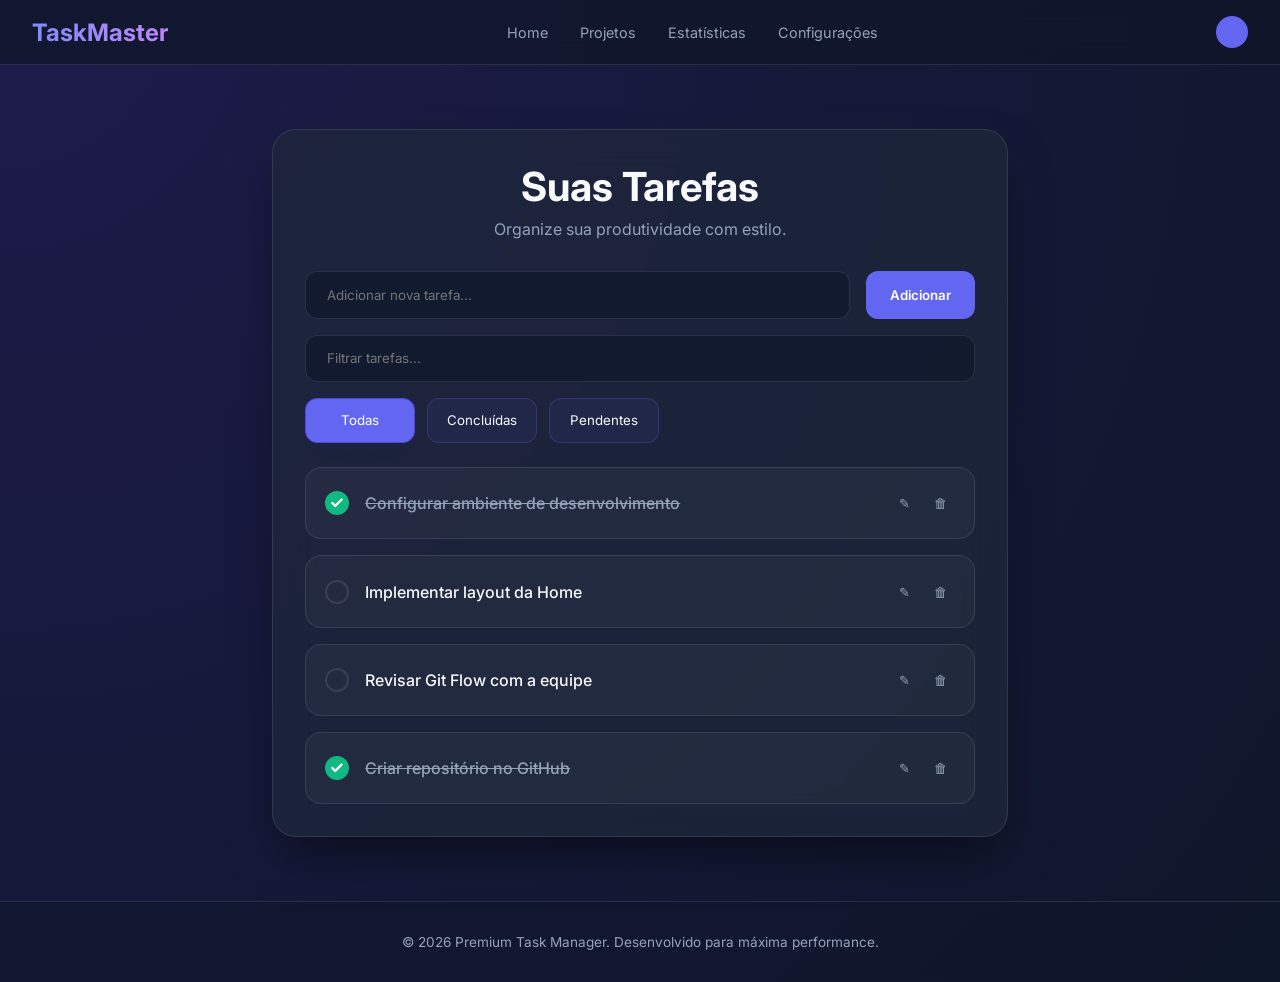
<file: index.html>
<!DOCTYPE html>
<html lang="pt-BR">
<head>
    <meta charset="UTF-8">
    <meta name="viewport" content="width=device-width, initial-scale=1.0">
    <title>Premium Task Manager</title>
    <link rel="stylesheet" href="src/style.css">
</head>
<body>

    <nav>
        <div class="logo">TaskMaster</div>
        <div class="nav-links">
            <a href="#">Home</a>
            <a href="#">Projetos</a>
            <a href="#">Estatísticas</a>
            <a href="#">Configurações</a>
        </div>
        <div class="user-profile" style="width: 32px; height: 32px; background: var(--primary); border-radius: 50%;"></div>
    </nav>

    <main>
        <div class="todo-container">
            <div class="todo-header">
                <h1>Suas Tarefas</h1>
                <p>Organize sua produtividade com estilo.</p>
            </div>

            <div class="todo-input-group">
                <input type="text" placeholder="Adicionar nova tarefa...">
                <button class="btn-add">Adicionar</button>
            </div>

            <div class="todo-filter-group">
                <input id="todo-filter-input" type="text" placeholder="Filtrar tarefas...">
                <div class="filter-buttons">
                    <button type="button" class="filter-button active" data-filter-status="all">Todas</button>
                    <button type="button" class="filter-button" data-filter-status="completed">Concluídas</button>
                    <button type="button" class="filter-button" data-filter-status="pending">Pendentes</button>
                </div>
            </div>

            <div class="todo-list">
                <!-- Mocked Item 1 -->
                <div class="todo-item completed">
                    <div class="todo-info">
                        <div class="checkbox">
                            <svg width="14" height="14" viewBox="0 0 24 24" fill="none" stroke="white" stroke-width="4" stroke-linecap="round" stroke-linejoin="round"><polyline points="20 6 9 17 4 12"></polyline></svg>
                        </div>
                        <span class="todo-text">Configurar ambiente de desenvolvimento</span>
                    </div>
                    <div class="todo-actions">
                        <button class="btn-icon">✎</button>
                        <button class="btn-icon btn-delete">🗑</button>
                    </div>
                </div>

                <!-- Mocked Item 2 -->
                <div class="todo-item">
                    <div class="todo-info">
                        <div class="checkbox"></div>
                        <span class="todo-text">Implementar layout da Home</span>
                    </div>
                    <div class="todo-actions">
                        <button class="btn-icon">✎</button>
                        <button class="btn-icon btn-delete">🗑</button>
                    </div>
                </div>

                <!-- Mocked Item 3 -->
                <div class="todo-item">
                    <div class="todo-info">
                        <div class="checkbox"></div>
                        <span class="todo-text">Revisar Git Flow com a equipe</span>
                    </div>
                    <div class="todo-actions">
                        <button class="btn-icon">✎</button>
                        <button class="btn-icon btn-delete">🗑</button>
                    </div>
                </div>

                <!-- Mocked Item 4 -->
                <div class="todo-item completed">
                    <div class="todo-info">
                        <div class="checkbox">
                            <svg width="14" height="14" viewBox="0 0 24 24" fill="none" stroke="white" stroke-width="4" stroke-linecap="round" stroke-linejoin="round"><polyline points="20 6 9 17 4 12"></polyline></svg>
                        </div>
                        <span class="todo-text">Criar repositório no GitHub</span>
                    </div>
                    <div class="todo-actions">
                        <button class="btn-icon">✎</button>
                        <button class="btn-icon btn-delete">🗑</button>
                    </div>
                </div>
            </div>
        </div>
    </main>

    <footer>
        <p>&copy; 2026 Premium Task Manager. Desenvolvido para máxima performance.</p>
    </footer>
    <script src="src/script.js"></script>
</body>
</html>
</file>
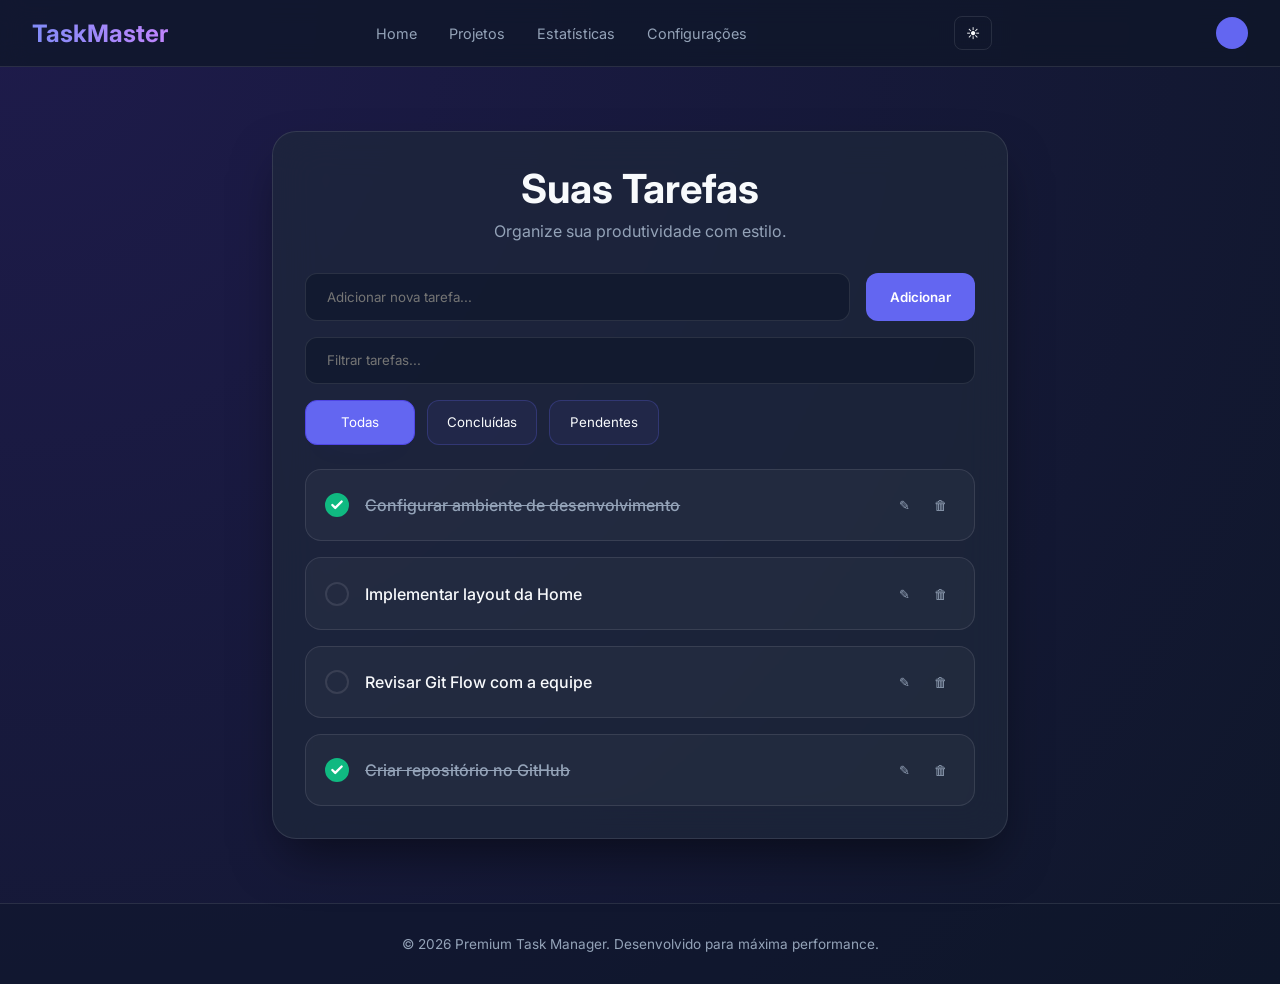
<file: src/index.html>
<!DOCTYPE html>
<html lang="pt-BR">
<head>
    <meta charset="UTF-8">
    <meta name="viewport" content="width=device-width, initial-scale=1.0">
    <title>Premium Task Manager</title>
    <link rel="stylesheet" href="style.css">
</head>
<body>

    <nav>
        <div class="logo">TaskMaster</div>
        <div class="nav-links">
            <a href="#">Home</a>
            <a href="#">Projetos</a>
            <a href="#">Estatísticas</a>
            <a href="#">Configurações</a>
        </div>
        <button id="theme-toggle" class="btn-theme">🌙</button>
        <div class="user-profile" style="width: 32px; height: 32px; background: var(--primary); border-radius: 50%;"></div>
    </nav>

    <main>
        <div class="todo-container">
            <div class="todo-header">
                <h1>Suas Tarefas</h1>
                <p>Organize sua produtividade com estilo.</p>
            </div>

            <div class="todo-input-group">
                <input type="text" id="todo-add-input" placeholder="Adicionar nova tarefa...">
                <button class="btn-add" id="add-task-button" type="button">
                    <span class="btn-text">Adicionar</span>
                    <span class="btn-spinner hidden" aria-hidden="true"></span>
                </button>
            </div>

            <div class="todo-filter-group">
                <input id="todo-filter-input" type="text" placeholder="Filtrar tarefas...">
                <div class="filter-buttons">
                    <button type="button" class="filter-button active" data-filter-status="all">Todas</button>
                    <button type="button" class="filter-button" data-filter-status="completed">Concluídas</button>
                    <button type="button" class="filter-button" data-filter-status="pending">Pendentes</button>
                </div>
            </div>

            <div class="todo-validation-message hidden" id="validation-message" aria-live="polite"></div>

            <div class="todo-list">
                <!-- Mocked Item 1 -->
                <div class="todo-item completed">
                    <div class="todo-info">
                        <div class="checkbox">
                            <svg width="14" height="14" viewBox="0 0 24 24" fill="none" stroke="white" stroke-width="4" stroke-linecap="round" stroke-linejoin="round"><polyline points="20 6 9 17 4 12"></polyline></svg>
                        </div>
                        <span class="todo-text">Configurar ambiente de desenvolvimento</span>
                    </div>
                    <div class="todo-actions">
                        <button class="btn-icon">✎</button>
                        <button class="btn-icon btn-delete">🗑</button>
                    </div>
                </div>

                <!-- Mocked Item 2 -->
                <div class="todo-item">
                    <div class="todo-info">
                        <div class="checkbox"></div>
                        <span class="todo-text">Implementar layout da Home</span>
                    </div>
                    <div class="todo-actions">
                        <button class="btn-icon">✎</button>
                        <button class="btn-icon btn-delete">🗑</button>
                    </div>
                </div>

                <!-- Mocked Item 3 -->
                <div class="todo-item">
                    <div class="todo-info">
                        <div class="checkbox"></div>
                        <span class="todo-text">Revisar Git Flow com a equipe</span>
                    </div>
                    <div class="todo-actions">
                        <button class="btn-icon">✎</button>
                        <button class="btn-icon btn-delete">🗑</button>
                    </div>
                </div>

                <!-- Mocked Item 4 -->
                <div class="todo-item completed">
                    <div class="todo-info">
                        <div class="checkbox">
                            <svg width="14" height="14" viewBox="0 0 24 24" fill="none" stroke="white" stroke-width="4" stroke-linecap="round" stroke-linejoin="round"><polyline points="20 6 9 17 4 12"></polyline></svg>
                        </div>
                        <span class="todo-text">Criar repositório no GitHub</span>
                    </div>
                    <div class="todo-actions">
                        <button class="btn-icon">✎</button>
                        <button class="btn-icon btn-delete">🗑</button>
                    </div>
                </div>
            </div>
        </div>
    </main>

    <footer>
        <p>&copy; 2026 Premium Task Manager. Desenvolvido para máxima performance.</p>
    </footer>
    <script src="script.js"></script>
</body>
</html>
</file>
<file: src/style.css>
@import url('https://fonts.googleapis.com/css2?family=Inter:wght@300;400;500;600;700&display=swap');

:root {
    --primary: #6366f1;
    --primary-hover: #4f46e5;
    --bg-dark: #0f172a;
    --card-bg: rgba(30, 41, 59, 0.7);
    --text-main: #f8fafc;
    --text-muted: #94a3b8;
    --border: rgba(255, 255, 255, 0.1);
    --success: #10b981;
    --danger: #ef4444;
}

* {
    margin: 0;
    padding: 0;
    box-sizing: border-box;
    font-family: 'Inter', sans-serif;
}

body {
    background: radial-gradient(circle at top left, #1e1b4b, #0f172a);
    color: var(--text-main);
    min-height: 100vh;
    display: flex;
    flex-direction: column;
    overflow-x: hidden;
}

body.light {
    --primary: #4f46e5;
    --primary-hover: #4338ca;
    --bg-dark: #f1f5f9;
    --card-bg: rgba(255, 255, 255, 0.8);
    --text-main: #0f172a;
    --text-muted: #475569;
    --border: rgba(0, 0, 0, 0.1);
    background: radial-gradient(circle at top left, #e2e8f0, #f8fafc);
}

/* Navbar */
nav {
    position: sticky;
    top: 0;
    z-index: 100;
    background: rgba(15, 23, 42, 0.8);
    backdrop-filter: blur(12px);
    border-bottom: 1px solid var(--border);
    padding: 1rem 2rem;
    display: flex;
    justify-content: space-between;
    align-items: center;
}

.logo {
    font-size: 1.5rem;
    font-weight: 700;
    background: linear-gradient(to right, #818cf8, #c084fc);
    -webkit-background-clip: text;
    -webkit-text-fill-color: transparent;
}

.nav-links {
    display: flex;
    gap: 2rem;
}

.nav-links a {
    color: var(--text-muted);
    text-decoration: none;
    font-size: 0.9rem;
    transition: color 0.3s;
}

.nav-links a:hover {
    color: var(--text-main);
}

/* Main Content */
main {
    flex: 1;
    padding: 4rem 2rem;
    max-width: 800px;
    margin: 0 auto;
    width: 100%;
}

.todo-container {
    background: var(--card-bg);
    backdrop-filter: blur(20px);
    border: 1px solid var(--border);
    border-radius: 24px;
    padding: 2rem;
    box-shadow: 0 25px 50px -12px rgba(0, 0, 0, 0.5);
}

.todo-header {
    margin-bottom: 2rem;
    text-align: center;
}

.todo-header h1 {
    font-size: 2.5rem;
    margin-bottom: 0.5rem;
}

.todo-header p {
    color: var(--text-muted);
}

.todo-input-group {
    display: flex;
    gap: 1rem;
    margin-bottom: 1rem;
    flex-wrap: wrap;
}

.todo-input-group input,
#todo-filter-input {
    flex: 1;
    min-width: 220px;
    background: rgba(15, 23, 42, 0.65);
    border: 1px solid var(--border);
    border-radius: 12px;
    padding: 0.9rem 1.3rem;
    color: white;
    outline: none;
}

.todo-filter-group {
    display: flex;
    flex-direction: column;
    gap: 1rem;
    margin-bottom: 1.5rem;
}

.filter-buttons {
    display: flex;
    flex-wrap: wrap;
    gap: 0.75rem;
}

.filter-button {
    background: rgba(99, 102, 241, 0.08);
    border: 1px solid rgba(99, 102, 241, 0.25);
    color: var(--text-main);
    padding: 0.85rem 1.1rem;
    border-radius: 12px;
    cursor: pointer;
    transition: all 0.2s ease;
    min-width: 110px;
}

.filter-button:hover {
    background: rgba(99, 102, 241, 0.18);
    border-color: rgba(99, 102, 241, 0.55);
    color: var(--text-main);
}

.filter-button.active {
    background: var(--primary);
    border-color: var(--primary-hover);
    color: white;
    box-shadow: 0 10px 30px -22px rgba(99, 102, 241, 0.8);
}

.todo-input-group input:focus,
#todo-filter-input:focus {
    border-color: var(--primary);
    box-shadow: 0 0 0 2px rgba(99, 102, 241, 0.2);
}

.btn-add {
    background: var(--primary);
    color: white;
    border: none;
    padding: 0 1.5rem;
    border-radius: 12px;
    font-weight: 600;
    cursor: pointer;
    transition: background 0.3s, transform 0.2s, opacity 0.2s;
    display: inline-flex;
    align-items: center;
    justify-content: center;
    min-height: 48px;
}

.btn-add.loading {
    cursor: progress;
    opacity: 0.85;
}

.btn-add:disabled {
    opacity: 0.65;
    cursor: not-allowed;
}

.btn-spinner {
    width: 1rem;
    height: 1rem;
    margin-left: 0.75rem;
    border: 2px solid rgba(255, 255, 255, 0.35);
    border-top-color: white;
    border-radius: 50%;
    animation: spinner 0.8s linear infinite;
}

.hidden {
    display: none !important;
}

.todo-validation-message {
    margin-bottom: 1rem;
    color: #fda4af;
    font-size: 0.95rem;
    min-height: 1.4rem;
}

.btn-theme {
    background: none;
    border: 1px solid var(--border);
    color: var(--text-main);
    padding: 0.5rem 0.7rem;
    border-radius: 8px;
    cursor: pointer;
    margin-right: 1rem;
    transition: 0.3s;
}

.btn-theme:hover {
    background: rgba(255,255,255,0.1);
}

@keyframes spinner {
    to {
        transform: rotate(360deg);
    }
}

/* Todo Items */
.todo-list {
    display: flex;
    flex-direction: column;
    gap: 1rem;
}

.todo-item {
    background: rgba(255, 255, 255, 0.03);
    border: 1px solid var(--border);
    padding: 1.2rem;
    border-radius: 16px;
    display: flex;
    align-items: center;
    justify-content: space-between;
    transition: all 0.3s;
}

.todo-item:hover {
    background: rgba(255, 255, 255, 0.05);
    transform: scale(1.01);
}

.todo-info {
    display: flex;
    align-items: center;
    gap: 1rem;
}

.checkbox {
    width: 24px;
    height: 24px;
    border-radius: 50%;
    border: 2px solid var(--border);
    cursor: pointer;
    display: flex;
    align-items: center;
    justify-content: center;
    transition: all 0.3s;
}

.todo-item.completed .checkbox {
    background: var(--success);
    border-color: var(--success);
}

.todo-item.completed .todo-text {
    text-decoration: line-through;
    color: var(--text-muted);
}

.todo-text {
    font-weight: 500;
}

.todo-actions {
    display: flex;
    gap: 0.5rem;
}

.btn-icon {
    background: none;
    border: none;
    color: var(--text-muted);
    cursor: pointer;
    padding: 0.5rem;
    border-radius: 8px;
    transition: all 0.3s;
}

.btn-icon:hover {
    background: rgba(255, 255, 255, 0.1);
    color: var(--text-main);
}

.btn-delete:hover {
    color: var(--danger);
}

/* Footer */
footer {
    padding: 2rem;
    text-align: center;
    border-top: 1px solid var(--border);
    background: rgba(15, 23, 42, 0.5);
}

footer p {
    color: var(--text-muted);
    font-size: 0.85rem;
}

@media (max-width: 600px) {
    main {
        padding: 2rem 1rem;
    }
    
    .nav-links {
        display: none;
    }
}


/* Filtros */

.filter-btn {
    background-color: #04003670;
    border-radius: 0.3rem;
    padding: 0.2rem 0.5rem;
    margin-bottom: 1rem;
    color: var(--text-main);
}

.filter-btn.active{
    background-color: #a7a7a700;
    border-radius: 0.3rem;
    padding: 0.2rem 0.5rem;
    margin-bottom: 1rem;
    color: var(--text-main);
}
</file>
